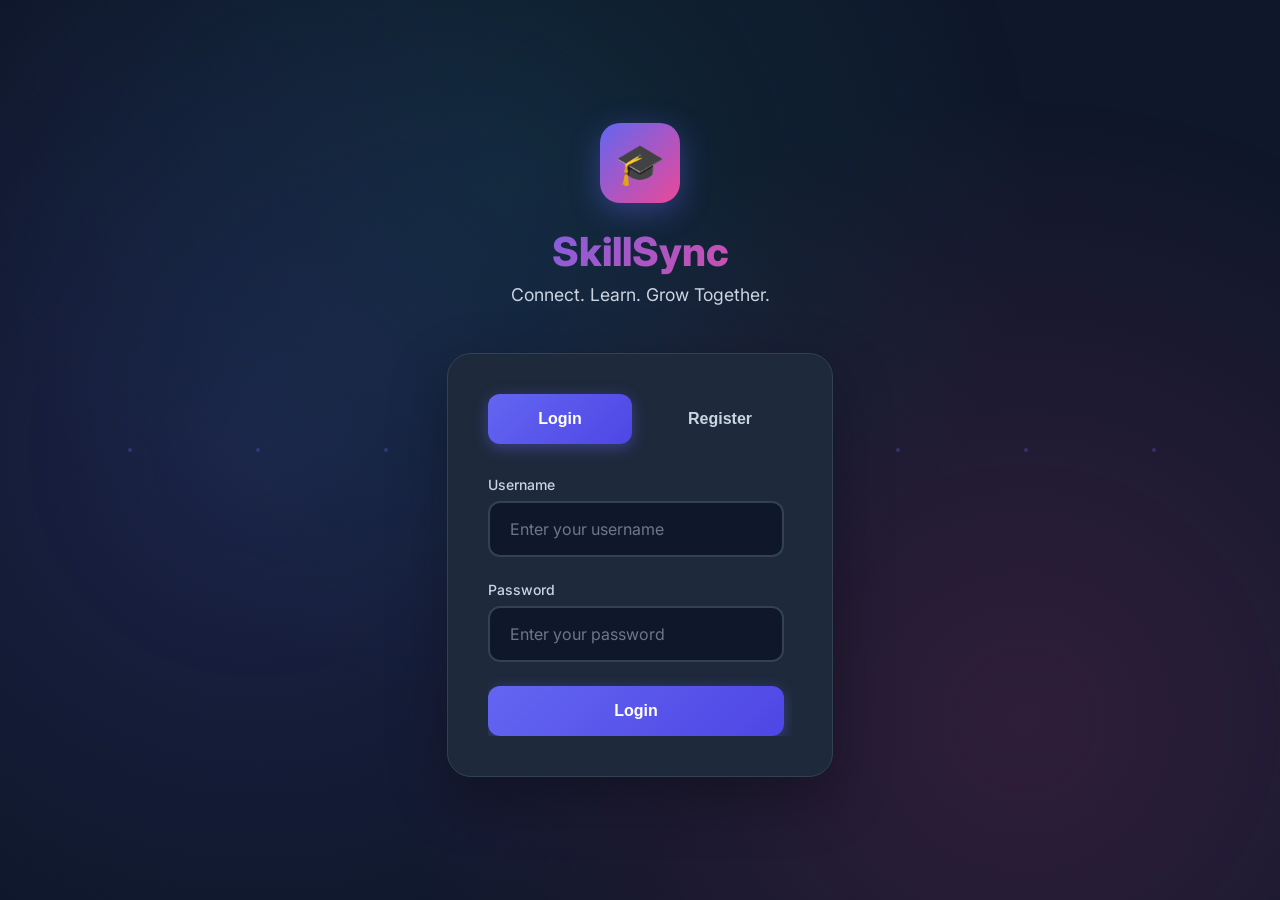
<file: frontend/index.html>
<!DOCTYPE html>
<html lang="en">
<head>
  <meta charset="UTF-8">
  <meta name="viewport" content="width=device-width, initial-scale=1.0">
  <title>SkillSync - Login & Register</title>
  <style>
    @import url('https://fonts.googleapis.com/css2?family=Inter:wght@300;400;500;600;700;800&display=swap');
    
    * {
      margin: 0;
      padding: 0;
      box-sizing: border-box;
    }
    
    html, body {
      margin: 0;
      padding: 0;
      overflow-y: auto;
    }

    .auth-card,
    .auth-section {
      height: auto;
      max-height: none;
    }
    
    :root {
      --primary: #6366f1;
      --primary-dark: #4f46e5;
      --secondary: #ec4899;
      --accent: #14b8a6;
      --bg-dark: #0f172a;
      --bg-card: #1e293b;
      --bg-card-hover: #334155;
      --text-primary: #f8fafc;
      --text-secondary: #cbd5e1;
      --border: #334155;
      --success: #10b981;
      --danger: #ef4444;
    }
    
    body {
      font-family: 'Inter', sans-serif;
      background: var(--bg-dark);
      color: var(--text-primary);
      min-height: 100vh;
      display: flex;
      align-items: center;
      justify-content: center;
      overflow: hidden;
      position: relative;
    }
    
    /* Animated Background */
    body::before {
      content: '';
      position: fixed;
      top: 0;
      left: 0;
      width: 100%;
      height: 100%;
      background: 
        radial-gradient(circle at 20% 50%, rgba(99, 102, 241, 0.15) 0%, transparent 50%),
        radial-gradient(circle at 80% 80%, rgba(236, 72, 153, 0.15) 0%, transparent 50%),
        radial-gradient(circle at 40% 20%, rgba(20, 184, 166, 0.1) 0%, transparent 50%);
      animation: backgroundShift 20s ease infinite;
      z-index: -1;
    }
    
    @keyframes backgroundShift {
      0%, 100% { opacity: 1; }
      50% { opacity: 0.8; }
    }
    
    /* Floating particles */
    .particle {
      position: fixed;
      width: 4px;
      height: 4px;
      background: var(--primary);
      border-radius: 50%;
      opacity: 0.3;
      animation: float-particle 20s infinite;
    }
    
    @keyframes float-particle {
      0%, 100% { transform: translateY(0) translateX(0); }
      50% { transform: translateY(-100vh) translateX(50px); }
    }
    
    .auth-container {
      width: 100%;
      max-width: 450px;
      padding: 2rem;
      z-index: 1;
    }
    
    .brand-header {
      text-align: center;
      margin-bottom: 3rem;
    }
    
    .logo-large {
  width: 80px;
  height: 80px;
  margin: 0 auto 1.5rem;
  /* Remove the background gradient if your logo has its own colors */
  background: transparent; 
  border-radius: 20px;
  display: flex;
  align-items: center;
  justify-content: center;
  animation: pulse 2s ease-in-out infinite;
  /* Shadow looks best if the logo is a solid shape */
  box-shadow: 0 8px 30px rgba(99, 102, 241, 0.4);
}

.logo-large img {
  width: 100%;
  height: 100%;
  object-fit: contain; /* Ensures the logo isn't stretched */
  border-radius: 15px; /* Matches the container slightly */
}.logo-large {
      width: 80px;
      height: 80px;
      margin: 0 auto 1.5rem;
      background: linear-gradient(135deg, var(--primary), var(--secondary));
      border-radius: 20px;
      display: flex;
      align-items: center;
      justify-content: center;
      font-size: 2.5rem;
      animation: pulse 2s ease-in-out infinite;
      box-shadow: 0 8px 30px rgba(99, 102, 241, 0.4);
    }
    
    @keyframes pulse {
      0%, 100% { transform: scale(1); }
      50% { transform: scale(1.05); }
    }
    
    .brand-title {
      font-size: 2.5rem;
      font-weight: 800;
      background: linear-gradient(135deg, var(--primary), var(--secondary));
      background-clip: text;
      -webkit-background-clip: text;
      color: transparent;
      -webkit-text-fill-color: transparent;
      margin-bottom: 0.5rem;
    }
    
    .brand-subtitle {
      color: var(--text-secondary);
      font-size: 1.1rem;
    }
    
    .auth-card {
      background: var(--bg-card);
      border: 1px solid var(--border);
      border-radius: 24px;
      padding: 2.5rem;
      box-shadow: 0 20px 60px rgba(0, 0, 0, 0.3);
      position: relative;
      overflow: hidden;
      max-height: 85vh;
      display: flex;
      flex-direction: column;
    }
    
    .auth-tabs {
      display: flex;
      gap: 1rem;
      margin-bottom: 2rem;
    }
    
    .tab-btn {
      flex: 1;
      padding: 1rem;
      background: transparent;
      border: none;
      color: var(--text-secondary);
      font-size: 1rem;
      font-weight: 600;
      cursor: pointer;
      border-radius: 12px;
      transition: all 0.3s ease;
      position: relative;
    }
    
    .tab-btn.active {
      background: linear-gradient(135deg, var(--primary), var(--primary-dark));
      color: white;
      box-shadow: 0 4px 15px rgba(99, 102, 241, 0.4);
    }
    
    .tab-btn:not(.active):hover {
      background: var(--bg-card-hover);
    }
    
    .auth-section {
      display: none;
      overflow-y: auto;
      flex: 1;
      padding-right: 0.5rem;
    }
    
    .auth-section.active {
      display: block;
      animation: fadeIn 0.3s ease;
    }
    
    /* Custom scrollbar */
    .auth-section::-webkit-scrollbar {
      width: 8px;
    }
    
    .auth-section::-webkit-scrollbar-track {
      background: var(--bg-dark);
      border-radius: 4px;
    }
    
    .auth-section::-webkit-scrollbar-thumb {
      background: var(--primary);
      border-radius: 4px;
    }
    
    .auth-section::-webkit-scrollbar-thumb:hover {
      background: var(--primary-dark);
    }
    
    @keyframes fadeIn {
      from { opacity: 0; transform: translateY(10px); }
      to { opacity: 1; transform: translateY(0); }
    }
    
    .form-group {
      margin-bottom: 1.5rem;
    }
    
    .form-label {
      display: block;
      margin-bottom: 0.5rem;
      color: var(--text-secondary);
      font-weight: 500;
      font-size: 0.875rem;
    }
    
    .input-field {
      width: 100%;
      padding: 1rem 1.25rem;
      background: var(--bg-dark);
      border: 2px solid var(--border);
      border-radius: 12px;
      color: var(--text-primary);
      font-size: 1rem;
      transition: all 0.3s ease;
      font-family: 'Inter', sans-serif;
    }
    
    .input-field:focus {
      outline: none;
      border-color: var(--primary);
      box-shadow: 0 0 0 4px rgba(99, 102, 241, 0.1);
    }
    
    .input-field::placeholder {
      color: var(--text-secondary);
      opacity: 0.5;
    }
    
    select.input-field {
      cursor: pointer;
    }
    
    textarea.input-field {
      min-height: 100px;
      resize: vertical;
    }
    
    .btn {
      width: 100%;
      padding: 1rem 1.5rem;
      border-radius: 12px;
      border: none;
      font-weight: 600;
      font-size: 1rem;
      cursor: pointer;
      transition: all 0.3s ease;
      position: relative;
      overflow: hidden;
    }
    
    .btn::before {
      content: '';
      position: absolute;
      top: 50%;
      left: 50%;
      width: 0;
      height: 0;
      border-radius: 50%;
      background: rgba(255, 255, 255, 0.2);
      transform: translate(-50%, -50%);
      transition: width 0.6s, height 0.6s;
    }
    
    .btn:hover::before {
      width: 300px;
      height: 300px;
    }
    
    .btn-primary {
      background: linear-gradient(135deg, var(--primary), var(--primary-dark));
      color: white;
      box-shadow: 0 4px 15px rgba(99, 102, 241, 0.4);
    }
    
    .btn-primary:hover {
      transform: translateY(-2px);
      box-shadow: 0 6px 20px rgba(99, 102, 241, 0.6);
    }
    
    .btn-primary:active {
      transform: translateY(0);
    }
    
    .divider {
      display: flex;
      align-items: center;
      text-align: center;
      margin: 1.5rem 0;
      color: var(--text-secondary);
    }
    
    .divider::before,
    .divider::after {
      content: '';
      flex: 1;
      border-bottom: 1px solid var(--border);
    }
    
    .divider span {
      padding: 0 1rem;
      font-size: 0.875rem;
    }
    
    .error-message {
      background: rgba(239, 68, 68, 0.1);
      border: 1px solid var(--danger);
      color: var(--danger);
      padding: 1rem;
      border-radius: 12px;
      margin-bottom: 1rem;
      font-size: 0.875rem;
      display: none;
    }
    
    .error-message.show {
      display: block;
      animation: shake 0.5s ease;
    }
    
    @keyframes shake {
      0%, 100% { transform: translateX(0); }
      25% { transform: translateX(-10px); }
      75% { transform: translateX(10px); }
    }
    
    .success-message {
      background: rgba(16, 185, 129, 0.1);
      border: 1px solid var(--success);
      color: var(--success);
      padding: 1rem;
      border-radius: 12px;
      margin-bottom: 1rem;
      font-size: 0.875rem;
      display: none;
    }
    
    .success-message.show {
      display: block;
      animation: fadeIn 0.3s ease;
    }
    
    @media (max-width: 768px) {
      .auth-container {
        padding: 1rem;
      }
      
      .auth-card {
        padding: 1.5rem;
      }
      
      .brand-title {
        font-size: 2rem;
      }
    }
  </style>
</head>

<body>
  <!-- Floating particles -->
  <div class="particle" style="left: 10%; animation-delay: 0s;"></div>
  <div class="particle" style="left: 20%; animation-delay: 2s;"></div>
  <div class="particle" style="left: 30%; animation-delay: 4s;"></div>
  <div class="particle" style="left: 40%; animation-delay: 1s;"></div>
  <div class="particle" style="left: 50%; animation-delay: 3s;"></div>
  <div class="particle" style="left: 60%; animation-delay: 5s;"></div>
  <div class="particle" style="left: 70%; animation-delay: 2.5s;"></div>
  <div class="particle" style="left: 80%; animation-delay: 4.5s;"></div>
  <div class="particle" style="left: 90%; animation-delay: 1.5s;"></div>

  <div class="auth-container">
    <div class="brand-header">
      <!-- <div class="logo-large"><img src="logo.png" alt="SkillSync Logo"></div> -->
       <div class="logo-large">🎓</div>
      <h1 class="brand-title">SkillSync</h1>
      <p class="brand-subtitle">Connect. Learn. Grow Together.</p>
    </div>

    <div class="auth-card">
      <div class="auth-tabs">
        <button class="tab-btn active" id="loginTab">Login</button>
        <button class="tab-btn" id="registerTab">Register</button>
      </div>

      <!-- Error/Success Messages -->
      <div class="error-message" id="errorMessage"></div>
      <div class="success-message" id="successMessage"></div>

      <!-- LOGIN FORM -->
      <div id="login-section" class="auth-section active">
        <form id="loginForm">
          <div class="form-group">
            <label class="form-label">Username</label>
            <input id="login-username" type="text" class="input-field" placeholder="Enter your username" required>
          </div>
          <div class="form-group">
            <label class="form-label">Password</label>
            <input id="login-password" type="password" class="input-field" placeholder="Enter your password" required>
          </div>
          <button type="submit" class="btn btn-primary">Login</button>
        </form>
      </div>

      <!-- REGISTER FORM -->
      <div id="register-section" class="auth-section">
        <form id="registerForm">
          <div class="form-group">
            <label class="form-label">Username *</label>
            <input id="reg-username" type="text" class="input-field" placeholder="Choose a username" required>
          </div>
          <div class="form-group">
            <label class="form-label">Full Name *</label>
            <input id="reg-name" type="text" class="input-field" placeholder="Enter your full name" required>
          </div>
          <div class="form-group">
            <label class="form-label">Password *</label>
            <input id="reg-password" type="password" class="input-field" placeholder="Create a password" required>
          </div>
          <div class="form-group">
            <label class="form-label">I am a *</label>
            <select id="reg-role" class="input-field" required>
              <option value="mentee">Mentee (Looking for guidance)</option>
              <option value="mentor">Mentor (Want to help others)</option>
            </select>
          </div>
          <div class="form-group">
            <label class="form-label">Phone Number</label>
            <input id="reg-phone" type="text" class="input-field" placeholder="Your phone number (optional)">
          </div>
          <div class="form-group">
            <label class="form-label">Experience Level</label>
            <select id="reg-experience" class="input-field">
              <option value="">Select experience level</option>
              <option value="Beginner">Beginner</option>
              <option value="Intermediate">Intermediate</option>
              <option value="Advanced">Advanced</option>
              <option value="Expert">Expert</option>
            </select>
          </div>
          <div class="form-group">
            <label class="form-label">Profile Summary</label>
            <textarea id="reg-summary" class="input-field" placeholder="Tell us about yourself, your interests, and goals..."></textarea>
          </div>
          <button type="submit" class="btn btn-primary">Create Account</button>
        </form>
      </div>
    </div>
  </div>

  <script>
    // Dynamic API detection
const protocol = window.location.protocol === 'https:' ? 'https:' : 'http:';
const ws_protocol = window.location.protocol === 'https:' ? 'wss:' : 'ws:';
const host = window.location.host;

const API = `${protocol}//${host}`;
const API_WS = `${ws_protocol}//${host}/ws`;

    // Tab switching
    const loginTab = document.getElementById("loginTab");
    const registerTab = document.getElementById("registerTab");
    const loginSection = document.getElementById("login-section");
    const registerSection = document.getElementById("register-section");
    const errorMessage = document.getElementById("errorMessage");
    const successMessage = document.getElementById("successMessage");

    loginTab.addEventListener("click", () => {
      loginTab.classList.add("active");
      registerTab.classList.remove("active");
      loginSection.classList.add("active");
      registerSection.classList.remove("active");
      clearMessages();
    });

    registerTab.addEventListener("click", () => {
      registerTab.classList.add("active");
      loginTab.classList.remove("active");
      registerSection.classList.add("active");
      loginSection.classList.remove("active");
      clearMessages();
    });

    function showError(message) {
      errorMessage.textContent = message;
      errorMessage.classList.add("show");
      successMessage.classList.remove("show");
      setTimeout(() => errorMessage.classList.remove("show"), 5000);
    }

    function showSuccess(message) {
      successMessage.textContent = message;
      successMessage.classList.add("show");
      errorMessage.classList.remove("show");
    }

    function clearMessages() {
      errorMessage.classList.remove("show");
      successMessage.classList.remove("show");
    }

    // LOGIN
    document.getElementById("loginForm").addEventListener("submit", async (e) => {
      e.preventDefault();
      clearMessages();
      
      const username = document.getElementById("login-username").value.trim();
      const password = document.getElementById("login-password").value.trim();

      if (!username || !password) {
        showError("Please fill in all fields");
        return;
      }

      try {
        const res = await fetch(`${API}/users/login`, {
          method: "POST",
          headers: { "Content-Type": "application/json" },
          body: JSON.stringify({ username, password })
        });

        const data = await res.json();

        if (!res.ok) {
          showError(data.detail || "Login failed");
          return;
        }

        localStorage.setItem("token", data.token);
        localStorage.setItem("username", data.username);
        localStorage.setItem("role", data.role);
        
        showSuccess("Login successful! Redirecting...");
        setTimeout(() => {
          window.location.href = "dashboard.html";
        }, 1000);
      } catch (err) {
        showError("Connection error. Please try again.");
        console.error(err);
      }
    });

    // REGISTER
    document.getElementById("registerForm").addEventListener("submit", async (e) => {
      e.preventDefault();
      clearMessages();

      const username = document.getElementById("reg-username").value.trim();
      const name = document.getElementById("reg-name").value.trim();
      const password = document.getElementById("reg-password").value.trim();
      const role = document.getElementById("reg-role").value;

      if (!username || !name || !password || !role) {
        showError("Please fill in all required fields");
        return;
      }

      const payload = {
        username,
        name,
        password,
        role,
        phone_number: document.getElementById("reg-phone").value.trim(),
        experience_level: document.getElementById("reg-experience").value,
        profile_summary: document.getElementById("reg-summary").value.trim()
      };

      try {
        const res = await fetch(`${API}/users/register`, {
          method: "POST",
          headers: { "Content-Type": "application/json" },
          body: JSON.stringify(payload)
        });

        const data = await res.json();

        if (!res.ok) {
          showError(data.detail || "Registration failed");
          return;
        }

        showSuccess("Account created! Logging you in...");

        // Auto login
        const loginRes = await fetch(`${API}/users/login`, {
          method: "POST",
          headers: { "Content-Type": "application/json" },
          body: JSON.stringify({ username: payload.username, password: payload.password })
        });

        const loginData = await loginRes.json();
        
        if (!loginRes.ok) {
          showError("Account created but login failed. Please login manually.");
          setTimeout(() => {
            loginTab.click();
          }, 2000);
          return;
        }

        localStorage.setItem("token", loginData.token);
        localStorage.setItem("username", loginData.username);
        localStorage.setItem("role", loginData.role);
        
        setTimeout(() => {
          window.location.href = "dashboard.html";
        }, 1500);
      } catch (err) {
        showError("Connection error. Please try again.");
        console.error(err);
      }
    });
  </script>
</body>
</html>
</file>
<file: frontend/style.css>
@import url('https://fonts.googleapis.com/css2?family=Inter:wght@300;400;500;600;700;800&display=swap');

* {
    margin: 0;
    padding: 0;
    box-sizing: border-box;
}

:root {
    --primary: #6366f1;
    --primary-dark: #4f46e5;
    --primary-light: #818cf8;
    --secondary: #ec4899;
    --accent: #14b8a6;
    --bg-dark: #0f172a;
    --bg-card: #1e293b;
    --bg-card-hover: #334155;
    --text-primary: #f8fafc;
    --text-secondary: #cbd5e1;
    --border: #334155;
    --success: #10b981;
    --warning: #f59e0b;
    --danger: #ef4444;
}

body {
    font-family: 'Inter', sans-serif;
    background: var(--bg-dark);
    color: var(--text-primary);
    line-height: 1.6;
    overflow-x: hidden;
}

/* Animated Background */
body::before {
    content: '';
    position: fixed;
    top: 0;
    left: 0;
    width: 100%;
    height: 100%;
    background: 
        radial-gradient(circle at 20% 50%, rgba(99, 102, 241, 0.15) 0%, transparent 50%),
        radial-gradient(circle at 80% 80%, rgba(236, 72, 153, 0.15) 0%, transparent 50%),
        radial-gradient(circle at 40% 20%, rgba(20, 184, 166, 0.1) 0%, transparent 50%);
    animation: backgroundShift 20s ease infinite;
    z-index: -1;
}

@keyframes backgroundShift {
    0%, 100% { opacity: 1; }
    50% { opacity: 0.8; }
}

/* Header */
.header {
    position: sticky;
    top: 0;
    z-index: 1000;
    background: rgba(15, 23, 42, 0.8);
    backdrop-filter: blur(20px);
    border-bottom: 1px solid var(--border);
    padding: 1rem 2rem;
}

.header-content {
    max-width: 1400px;
    margin: 0 auto;
    display: flex;
    justify-content: space-between;
    align-items: center;
}

.logo {
    display: flex;
    align-items: center;
    gap: 1rem;
    font-size: 1.5rem;
    font-weight: 800;
    background: linear-gradient(135deg, var(--primary), var(--secondary));
    -webkit-background-clip: text;
    -webkit-text-fill-color: transparent;
    background-clip: text;
}

.logo-icon {
    width: 40px;
    height: 40px;
    background: linear-gradient(135deg, var(--primary), var(--secondary));
    border-radius: 12px;
    display: flex;
    align-items: center;
    justify-content: center;
    font-size: 1.5rem;
    animation: pulse 2s ease-in-out infinite;
}

@keyframes pulse {
    0%, 100% { transform: scale(1); }
    50% { transform: scale(1.05); }
}

.header-actions {
    display: flex;
    align-items: center;
    gap: 1.5rem;
}

.user-badge {
    display: flex;
    align-items: center;
    gap: 0.75rem;
    padding: 0.5rem 1rem;
    background: var(--bg-card);
    border-radius: 50px;
    border: 1px solid var(--border);
    transition: all 0.3s ease;
}

.user-badge:hover {
    border-color: var(--primary);
    transform: translateY(-2px);
}

.user-avatar {
    width: 32px;
    height: 32px;
    border-radius: 50%;
    background: linear-gradient(135deg, var(--primary), var(--secondary));
    display: flex;
    align-items: center;
    justify-content: center;
    font-weight: 600;
    font-size: 0.875rem;
}

/* Buttons */
.btn {
    padding: 0.75rem 1.5rem;
    border-radius: 12px;
    border: none;
    font-weight: 600;
    cursor: pointer;
    transition: all 0.3s ease;
    position: relative;
    overflow: hidden;
    font-family: 'Inter', sans-serif;
}

.btn::before {
    content: '';
    position: absolute;
    top: 50%;
    left: 50%;
    width: 0;
    height: 0;
    border-radius: 50%;
    background: rgba(255, 255, 255, 0.2);
    transform: translate(-50%, -50%);
    transition: width 0.6s, height 0.6s;
}

.btn:hover::before {
    width: 300px;
    height: 300px;
}

.btn-primary {
    background: linear-gradient(135deg, var(--primary), var(--primary-dark));
    color: white;
    box-shadow: 0 4px 15px rgba(99, 102, 241, 0.4);
}

.btn-primary:hover {
    transform: translateY(-2px);
    box-shadow: 0 6px 20px rgba(99, 102, 241, 0.6);
}

.btn-secondary {
    background: var(--bg-card);
    color: var(--text-primary);
    border: 1px solid var(--border);
}

.btn-secondary:hover {
    background: var(--bg-card-hover);
    border-color: var(--primary);
}

.btn-icon {
    background: transparent;
    border: none;
    font-size: 1.25rem;
    cursor: pointer;
    padding: 0.5rem;
    border-radius: 8px;
    transition: all 0.3s ease;
}

.btn-icon:hover {
    background: var(--bg-card-hover);
    transform: rotate(180deg);
}

.btn-delete {
    background: var(--danger);
    color: white;
    border: none;
    padding: 0.5rem 1rem;
    border-radius: 8px;
    cursor: pointer;
    font-weight: 600;
    transition: all 0.3s ease;
}

.btn-delete:hover {
    background: #dc2626;
    transform: translateY(-2px);
}

/* Container */
.container {
    max-width: 1400px;
    margin: 2rem auto;
    padding: 0 2rem;
    display: grid;
    grid-template-columns: 1fr 2fr 1fr;
    gap: 2rem;
}

/* Cards */
.card {
    background: var(--bg-card);
    border: 1px solid var(--border);
    border-radius: 20px;
    padding: 2rem;
    transition: all 0.3s ease;
    position: relative;
    overflow: hidden;
}

.card::before {
    content: '';
    position: absolute;
    top: 0;
    left: 0;
    right: 0;
    height: 3px;
    background: linear-gradient(90deg, var(--primary), var(--secondary), var(--accent));
    opacity: 0;
    transition: opacity 0.3s ease;
}

.card:hover {
    border-color: var(--primary);
    transform: translateY(-4px);
    box-shadow: 0 12px 40px rgba(99, 102, 241, 0.3);
}

.card:hover::before {
    opacity: 1;
}

.card-header {
    display: flex;
    justify-content: space-between;
    align-items: center;
    margin-bottom: 1.5rem;
}

.card-title {
    font-size: 1.25rem;
    font-weight: 700;
    display: flex;
    align-items: center;
    gap: 0.75rem;
}

.card-icon {
    width: 40px;
    height: 40px;
    border-radius: 12px;
    display: flex;
    align-items: center;
    justify-content: center;
    font-size: 1.25rem;
    background: linear-gradient(135deg, var(--primary), var(--primary-dark));
}

/* Profile Card */
.profile-avatar-large {
    width: 100px;
    height: 100px;
    border-radius: 50%;
    background: linear-gradient(135deg, var(--primary), var(--secondary));
    display: flex;
    align-items: center;
    justify-content: center;
    font-size: 2.5rem;
    margin: 0 auto 1.5rem;
    border: 4px solid var(--bg-dark);
    box-shadow: 0 8px 30px rgba(99, 102, 241, 0.4);
    animation: float 3s ease-in-out infinite;
}

@keyframes float {
    0%, 100% { transform: translateY(0); }
    50% { transform: translateY(-10px); }
}

.profile-name {
    text-align: center;
    font-size: 1.5rem;
    font-weight: 700;
    margin-bottom: 0.5rem;
}

.profile-role {
    text-align: center;
    color: var(--text-secondary);
    margin-bottom: 2rem;
}

.profile-stats {
    display: grid;
    grid-template-columns: repeat(2, 1fr);
    gap: 1rem;
    margin-bottom: 2rem;
}

.stat-box {
    text-align: center;
    padding: 1rem;
    background: var(--bg-dark);
    border-radius: 12px;
    transition: all 0.3s ease;
}

.stat-box:hover {
    transform: scale(1.05);
    background: var(--bg-card-hover);
}

.stat-value {
  font-size: 2rem;
  font-weight: 800;
  background: linear-gradient(135deg, var(--primary), var(--accent));

  background-clip: text;          /* standard */
  -webkit-background-clip: text;  /* Safari / Chrome */

  color: transparent;             /* standard */
  -webkit-text-fill-color: transparent; /* Safari */
}


.stat-label {
    color: var(--text-secondary);
    font-size: 0.875rem;
    margin-top: 0.25rem;
}

/* Skills */
.skills-grid {
    display: flex;
    flex-wrap: wrap;
    gap: 0.75rem;
    margin-bottom: 1.5rem;
    min-height: 50px;
}

.skill-tag {
    padding: 0.5rem 1rem;
    background: linear-gradient(135deg, rgba(99, 102, 241, 0.2), rgba(236, 72, 153, 0.2));
    border: 1px solid rgba(99, 102, 241, 0.4);
    border-radius: 50px;
    color: var(--text-primary);
    font-size: 0.875rem;
    font-weight: 500;
    transition: all 0.3s ease;
    position: relative;
    overflow: hidden;
    display: inline-flex;
    align-items: center;
    gap: 0.5rem;
}

.skill-tag::before {
    content: '';
    position: absolute;
    top: 0;
    left: -100%;
    width: 100%;
    height: 100%;
    background: linear-gradient(90deg, transparent, rgba(255, 255, 255, 0.2), transparent);
    transition: left 0.5s;
}

.skill-tag:hover {
    transform: translateY(-2px);
    border-color: var(--primary);
    box-shadow: 0 4px 12px rgba(99, 102, 241, 0.3);
}

.skill-tag:hover::before {
    left: 100%;
}

/* Match Items */
.match-grid {
    display: flex;
    flex-direction: column;
    gap: 1rem;
}

.match-item {
    background: var(--bg-dark);
    border: 1px solid var(--border);
    border-radius: 16px;
    padding: 1.5rem;
    display: flex;
    justify-content: space-between;
    align-items: center;
    transition: all 0.3s ease;
}

.match-item:hover {
    border-color: var(--primary);
    transform: translateX(8px);
    background: var(--bg-card);
}

.match-info {
    flex: 1;
}

.match-name {
    font-size: 1.125rem;
    font-weight: 600;
    margin-bottom: 0.5rem;
}

.match-score {
    display: inline-block;
    padding: 0.25rem 0.75rem;
    background: linear-gradient(135deg, var(--success), var(--accent));
    border-radius: 50px;
    font-size: 0.875rem;
    font-weight: 600;
    margin-bottom: 0.5rem;
}

.match-skills {
    color: var(--text-secondary);
    font-size: 0.875rem;
}

/* Search */
.search-container {
    position: relative;
    margin-bottom: 2rem;
}

.search-input {
    width: 100%;
    padding: 1rem 1rem 1rem 3rem;
    background: var(--bg-card);
    border: 2px solid var(--border);
    border-radius: 50px;
    color: var(--text-primary);
    font-size: 1rem;
    transition: all 0.3s ease;
}

.search-input:focus {
    outline: none;
    border-color: var(--primary);
    box-shadow: 0 0 0 4px rgba(99, 102, 241, 0.1);
}

.search-icon {
    position: absolute;
    left: 1rem;
    top: 50%;
    transform: translateY(-50%);
    color: var(--text-secondary);
    font-size: 1.25rem;
}

/* Opportunities */
.opportunities-grid {
    display: grid;
    grid-template-columns: repeat(auto-fill, minmax(280px, 1fr));
    gap: 1.5rem;
}

.opportunity-card {
    background: var(--bg-dark);
    border: 1px solid var(--border);
    border-radius: 16px;
    padding: 1.5rem;
    transition: all 0.3s ease;
    position: relative;
}

.opportunity-card::after {
    content: '';
    position: absolute;
    top: 0;
    left: 0;
    right: 0;
    height: 4px;
    background: linear-gradient(90deg, var(--primary), var(--secondary));
    border-radius: 16px 16px 0 0;
    opacity: 0;
    transition: opacity 0.3s ease;
}

.opportunity-card:hover {
    transform: translateY(-8px);
    border-color: var(--primary);
    box-shadow: 0 12px 40px rgba(99, 102, 241, 0.3);
}

.opportunity-card:hover::after {
    opacity: 1;
}

.opportunity-type {
    display: inline-block;
    padding: 0.25rem 0.75rem;
    background: var(--primary);
    color: white;
    border-radius: 50px;
    font-size: 0.75rem;
    font-weight: 600;
    text-transform: uppercase;
    margin-bottom: 1rem;
}

.opportunity-title {
    font-size: 1.125rem;
    font-weight: 700;
    margin-bottom: 0.75rem;
}

.opportunity-description {
    color: var(--text-secondary);
    margin-bottom: 1rem;
    line-height: 1.6;
    font-size: 0.875rem;
}

/* Input Fields */
.input-field {
    width: 100%;
    padding: 1rem;
    background: var(--bg-dark);
    border: 2px solid var(--border);
    border-radius: 12px;
    color: var(--text-primary);
    font-size: 1rem;
    transition: all 0.3s ease;
    margin-bottom: 1rem;
    font-family: 'Inter', sans-serif;
}

.input-field:focus {
    outline: none;
    border-color: var(--primary);
    box-shadow: 0 0 0 4px rgba(99, 102, 241, 0.1);
}

textarea.input-field {
    min-height: 100px;
    resize: vertical;
}

/* Badges */
.badge {
    display: inline-block;
    padding: 0.25rem 0.75rem;
    border-radius: 50px;
    font-size: 0.75rem;
    font-weight: 600;
    text-transform: uppercase;
}

.badge-mentor {
    background: linear-gradient(135deg, var(--primary), var(--primary-dark));
    color: white;
}

.badge-mentee {
    background: linear-gradient(135deg, var(--secondary), #db2777);
    color: white;
}

/* Modal */
.modal {
    display: none;
    position: fixed;
    inset: 0;
    background: rgba(0, 0, 0, 0.7);
    backdrop-filter: blur(8px);
    z-index: 2000;
    align-items: center;
    justify-content: center;
}

.modal.show {
    display: flex;
}

.modal-content {
    background: var(--bg-card);
    border: 1px solid var(--border);
    border-radius: 20px;
    width: 90%;
    max-width: 500px;
    max-height: 90vh;
    overflow-y: auto;
    animation: modalSlideIn 0.3s ease;
}

@keyframes modalSlideIn {
    from { transform: translateY(-50px); opacity: 0; }
    to { transform: translateY(0); opacity: 1; }
}

.modal-header {
    padding: 1.5rem 2rem;
    border-bottom: 1px solid var(--border);
    display: flex;
    justify-content: space-between;
    align-items: center;
}

.modal-header h2 {
    margin: 0;
}

.btn-close {
    background: transparent;
    border: none;
    font-size: 2rem;
    color: var(--text-secondary);
    cursor: pointer;
    transition: all 0.3s ease;
}

.btn-close:hover {
    color: var(--danger);
    transform: rotate(90deg);
}

.modal-body {
    padding: 2rem;
}

/* Notification */
.notification {
    position: fixed;
    bottom: 2rem;
    right: 2rem;
    padding: 1rem 1.5rem;
    background: var(--bg-card);
    border: 1px solid var(--border);
    border-radius: 12px;
    box-shadow: 0 8px 30px rgba(0, 0, 0, 0.3);
    z-index: 3000;
    animation: slideIn 0.3s ease;
    max-width: 400px;
}

.notification.success { border-left: 4px solid var(--success); }
.notification.error { border-left: 4px solid var(--danger); }
.notification.info { border-left: 4px solid var(--primary); }

@keyframes slideIn {
    from { transform: translateX(400px); opacity: 0; }
    to { transform: translateX(0); opacity: 1; }
}

/* Loading States */
.loading {
    text-align: center;
    padding: 2rem;
    color: var(--text-secondary);
}

.no-data {
    text-align: center;
    padding: 2rem;
    color: var(--text-secondary);
    font-style: italic;
}

/* User List Item */
.user-item {
    background: var(--bg-dark);
    border: 1px solid var(--border);
    border-radius: 12px;
    padding: 1rem;
    transition: all 0.3s ease;
}

.user-item:hover {
    border-color: var(--primary);
    transform: translateX(4px);
}

/* Form Section */
.form-section {
    background: var(--bg-dark);
    border-radius: 12px;
    padding: 1.5rem;
    margin-bottom: 1.5rem;
}

/* Responsive */
@media (max-width: 1200px) {
    .container {
        grid-template-columns: 1fr;
    }
    
    .opportunities-grid {
        grid-template-columns: repeat(auto-fill, minmax(250px, 1fr));
    }
}

@media (max-width: 768px) {
    .header-content {
        flex-direction: column;
        gap: 1rem;
    }
    
    .container {
        padding: 0 1rem;
    }
    
    .card {
        padding: 1.5rem;
    }
    
    .opportunities-grid {
        grid-template-columns: 1fr;
    }
}

/* ===== SEARCH RESULT ===== */

.search-result {
    margin-top: 1rem;
}

.search-user-card {
    display: flex;
    gap: 1.2rem;
    align-items: flex-start;
    background: var(--card-bg);
    padding: 1.3rem 1.4rem;
    border-radius: 16px;
    box-shadow: 0 10px 28px rgba(0,0,0,0.1);
    animation: fadeIn 0.25s ease-in-out;
}

.search-avatar {
    width: 56px;
    height: 56px;
    border-radius: 50%;
    background: linear-gradient(135deg, var(--primary), var(--accent));
    color: white;
    font-size: 1.1rem;
    font-weight: 700;
    display: flex;
    align-items: center;
    justify-content: center;
}

.search-user-info {
    flex: 1;
}

.search-user-name {
    font-size: 1.05rem;
    font-weight: 600;
}

.search-username {
    font-size: 0.85rem;
    color: var(--text-secondary);
    margin-left: 0.4rem;
}

.search-user-meta {
    margin-top: 0.3rem;
    display: flex;
    gap: 0.6rem;
    align-items: center;
}

.search-exp {
    font-size: 0.85rem;
    color: var(--text-secondary);
}

.search-user-summary {
    margin-top: 0.6rem;
    font-size: 0.9rem;
    color: var(--text-secondary);
    line-height: 1.4;
}

.search-user-actions {
    display: flex;
    align-items: center;
}

.self-tag {
    font-size: 0.85rem;
    color: var(--text-secondary);
}

.search-error {
    color: var(--danger);
    padding: 0.8rem;
}

@keyframes fadeIn {
    from {
        opacity: 0;
        transform: translateY(6px);
    }
    to {
        opacity: 1;
        transform: translateY(0);
    }
}
</file>
